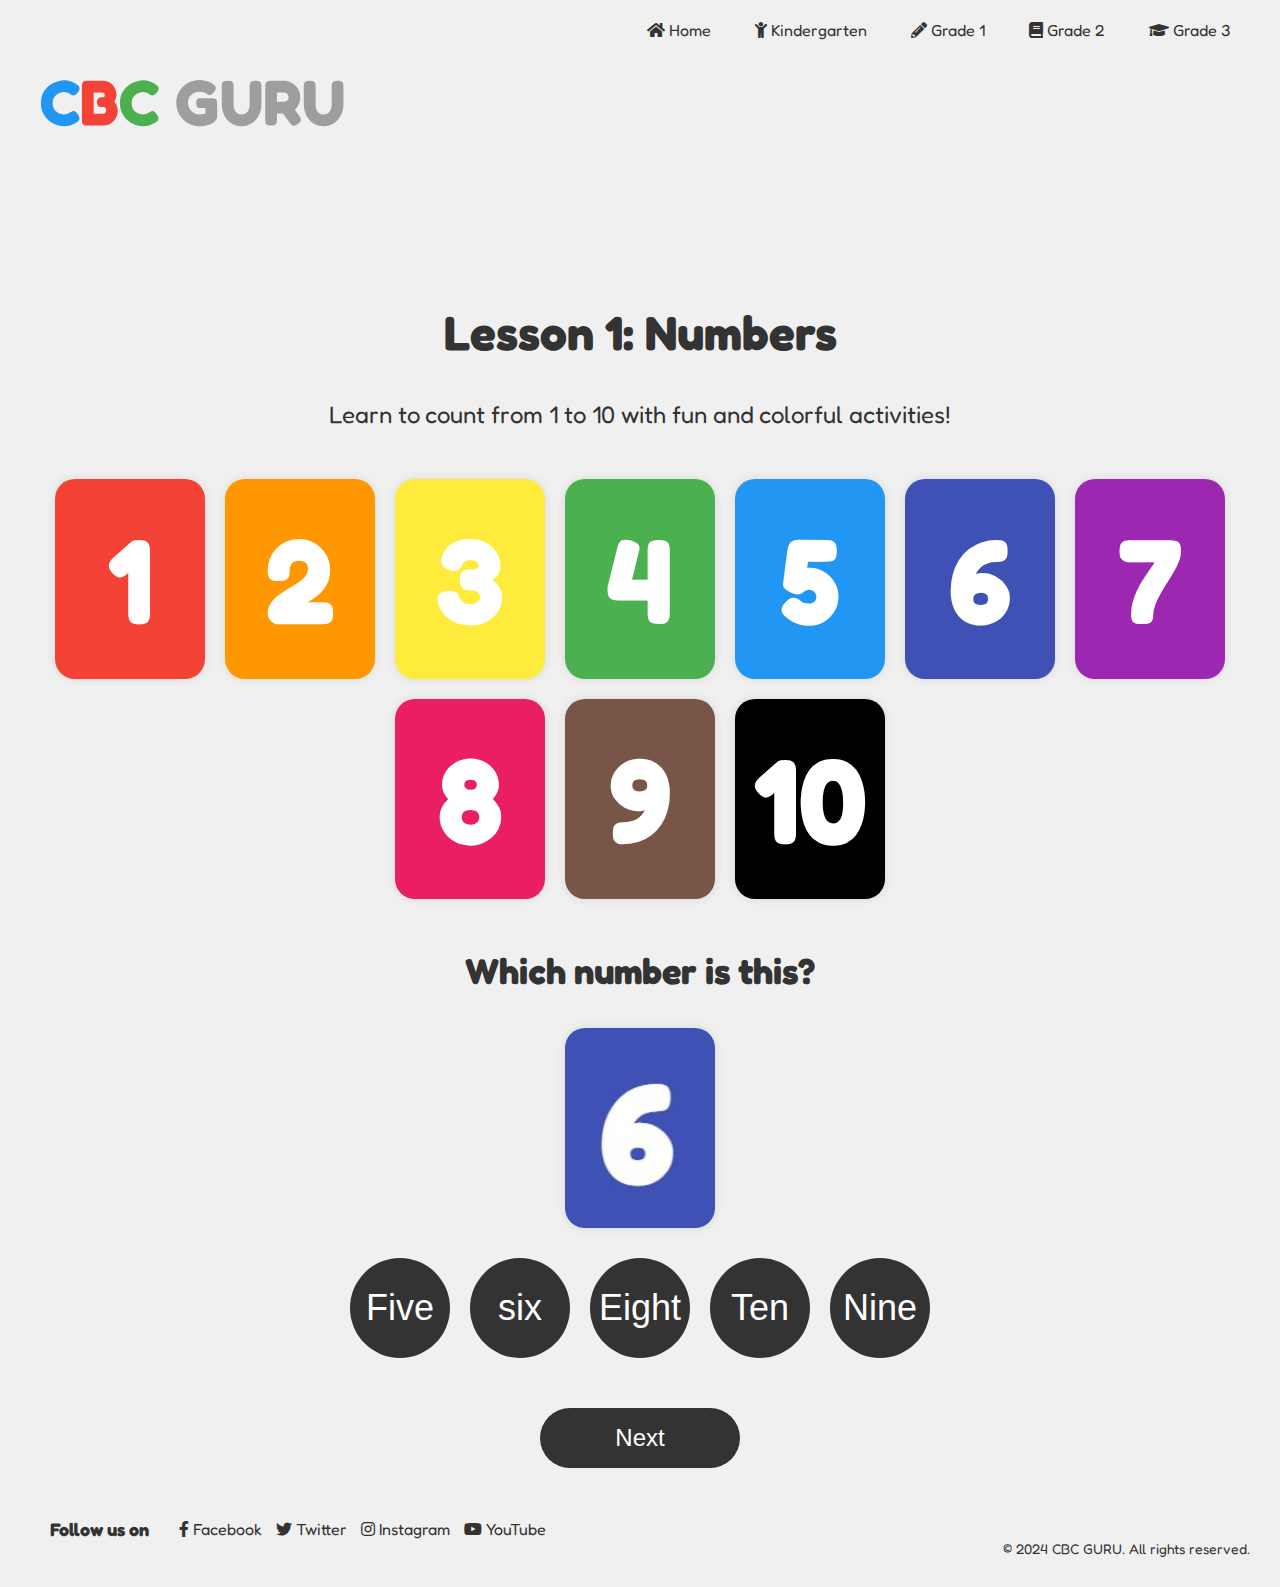
<file: number.html>
<!DOCTYPE html>
<html lang="en">
<head>
  <meta charset="UTF-8">
  <meta name="viewport" content="width=device-width, initial-scale=1.0">
  <title>CBC GURU - Kindergarten - Numbers</title>
  <!-- link to the external css file -->
  <link rel="stylesheet" href="numbers.css">
  <!-- link to the font awesome icons -->
  <link rel="stylesheet" href="https://cdnjs.cloudflare.com/ajax/libs/font-awesome/5.15.4/css/all.min.css">
</head>
<body>
  <header>
    <div class="container">
      <div class="logo">
        <h1><span class="blue">C</span><span class="red">B</span><span class="green">C</span> <span class="gray">GURU</span></h1>
      </div>
      <nav>
        <ul>
          <li><a href="index.html"><i class="fas fa-home"></i> Home</a></li>
          <li><a href="kindergarten.html"><i class="fas fa-child"></i> Kindergarten</a></li>
          <li><a href="grade1.html"><i class="fas fa-pencil-alt"></i> Grade 1</a></li>
          <li><a href="grade2.html"><i class="fas fa-book"></i> Grade 2</a></li>
          <li><a href="grade3.html"><i class="fas fa-graduation-cap"></i> Grade 3</a></li>
        </ul>
      </nav>
    </div>
  </header>

  <main class="numbers">
    <div class="container">
      <h2>Lesson 1: Numbers</h2>
      <p>Learn to count from 1 to 10 with fun and colorful activities!</p>
      <!-- create a div to hold the flash cards -->
      <div class="flash-cards">
        <!-- create a flash card for each number using a div with a class of card -->
        <!-- use the data-number attribute to store the number value -->
        <!-- use the data-color attribute to store the color name -->
        <!-- use the data-sound attribute to store the sound file name -->
        <div class="card" data-number="1" data-color="red" data-sound="one.mp3">
          <!-- use an h3 element to display the number -->
          <h3>1</h3>
        </div>
        <div class="card" data-number="2" data-color="orange" data-sound="two.mp3">
          <h3>2</h3>
        </div>
        <div class="card" data-number="3" data-color="yellow" data-sound="three.mp3">
          <h3>3</h3>
        </div>
        <div class="card" data-number="4" data-color="green" data-sound="four.mp3">
          <h3>4</h3>
        </div>
        <div class="card" data-number="5" data-color="blue" data-sound="five.mp3">
          <h3>5</h3>
        </div>
        <div class="card" data-number="6" data-color="indigo" data-sound="six.mp3">
          <h3>6</h3>
        </div>
        <div class="card" data-number="7" data-color="violet" data-sound="seven.mp3">
          <h3>7</h3>
        </div>
        <div class="card" data-number="8" data-color="pink" data-sound="eight.mp3">
          <h3>8</h3>
        </div>
        <div class="card" data-number="9" data-color="brown" data-sound="nine.mp3">
          <h3>9</h3>
        </div>
        <div class="card" data-number="10" data-color="black" data-sound="ten.mp3">
          <h3>10</h3>
        </div>
      </div>
      <!-- create a div to hold the quiz -->
      <div class="quiz">
        <!-- create a h3 element to display the quiz question -->
        <h3>Which number is this?</h3>
        <!-- create a div to display the quiz card -->
         <div class="quiz-card">

          <img src="6.JPG" alt="A flash card with the number 6 upside down">
        </div> 
          
        <!-- create a div to display the quiz options -->
        <div class="quiz-options">
          <!-- use a button element for each option -->
          <!-- use the data-option attribute to store the option value -->
          <button data-option="5">Five</button>
          <button data-option="6">six</button>
          <button data-option="8">Eight</button>
          <button data-option="10">Ten</button>
          <button data-option="9">Nine</button>
        </div>
        <!-- create a div to display the quiz feedback -->
        <div class="quiz-feedback">
          <!-- use a p element to display the feedback message -->
          <p></p>
        </div>
      </div>
      <!-- create a div to hold the next button -->
      <div class="next">
        <!-- use a button element to display the next button -->
        <button>Next</button>
      </div>
    </div>
  </main>

  <footer>
    <div class="container">
      <div class="social">
        <h4>Follow us on</h4>
        <ul>
          <li><a href="#"><i class="fab fa-facebook-f"></i> Facebook</a></li>
          <li><a href="#"><i class="fab fa-twitter"></i> Twitter</a></li>
          <li><a href="#"><i class="fab fa-instagram"></i> Instagram</a></li>
          <li><a href="#"><i class="fab fa-youtube"></i> YouTube</a></li>
        </ul>
      </div>
      <div class="copy">
        <p>© 2024 CBC GURU. All rights reserved.</p>
      </div>
    </div>
  </footer>

  <!-- link to the external js file -->
  <script src="number.js"></script>
</body>
</html>
</file>
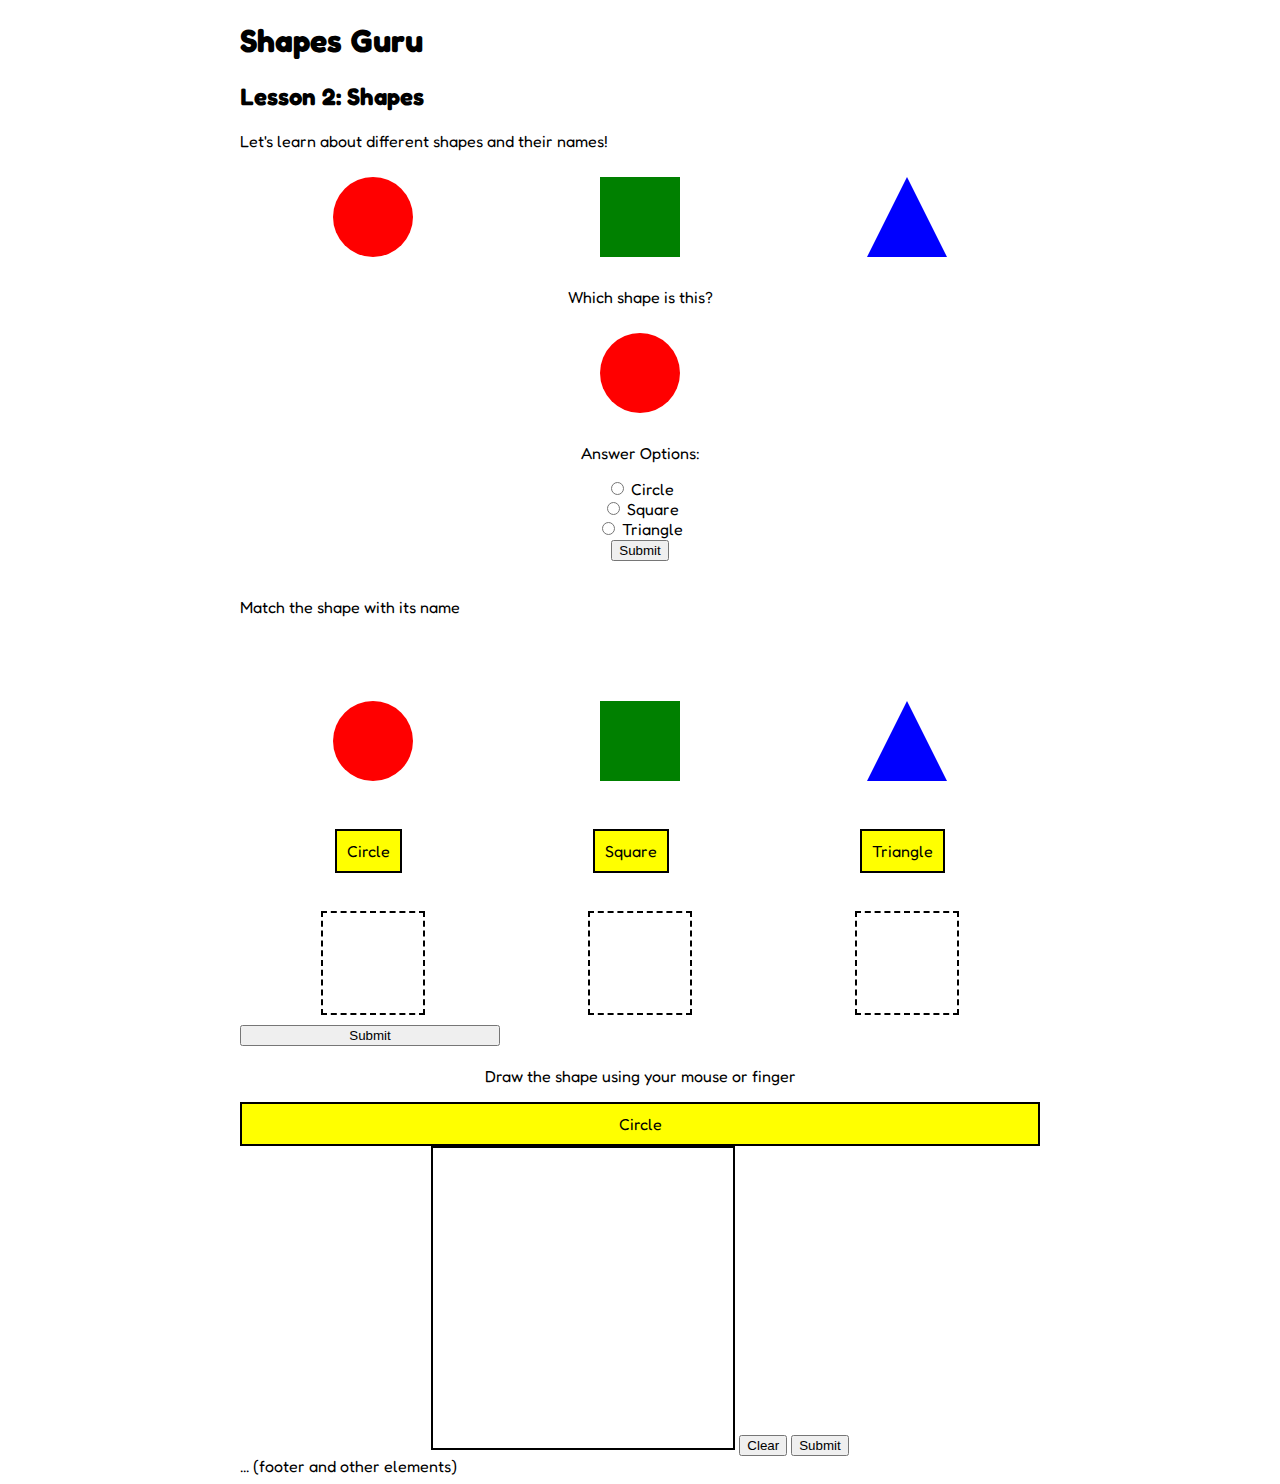
<file: shapes.html>
<!DOCTYPE html>
<html lang="en">
<head>
    <meta charset="UTF-8">
    <meta name="viewport" content="width=device-width, initial-scale=1.0">
    <title>Lesson 2: Shapes</title>
    <link rel="stylesheet" href="shapes.css">
</head>
<body>

<div class="container">
    <header>
        <h1>Shapes Guru</h1>
        <nav>
            <!-- Navigation -->
        </nav>
    </header>

    <main class="shapes-lesson">
        <h2>Lesson 2: Shapes</h2>
        <p>Let's learn about different shapes and their names!</p>

        <!-- Shapes Icons -->
        <div class="shapes-icons">
            <!-- SVG or Font icons can be used here -->
            <!-- Example: -->
            <!-- Circle Icon -->
            <svg height="100" width="100">
                <circle cx="50" cy="50" r="40" fill="red" />
            </svg>
            <!-- Square Icon -->
            <svg height="100" width="100">
                <rect x="10" y="10" width="80" height="80" fill="green" />
            </svg>
            <!-- Triangle Icon -->
            <svg height="100" width="100">
                <polygon points="50,10 10,90 90,90" fill="blue" />
            </svg>
        </div>

        <!-- Quizzes Section-->
        <section class="quizzes">

            <!-- Quiz 1 - Identify the Shape-->
            <div class="quiz quiz-identify-shape">
                <p>Which shape is this?</p>
                <!-- Shape Image or Icon-->
                <svg height="100" width="100">
                    <circle cx="50" cy="50" r="40" fill="red" />
                </svg>
                <p>Answer Options:</p>
                <input type="radio" id="circle" name="shape" value="circle">
                <label for="circle">Circle</label><br>
                <input type="radio" id="square" name="shape" value="square">
                <label for="square">Square</label><br>
                <input type="radio" id="triangle" name="shape" value="triangle">
                <label for="triangle">Triangle</label><br>
                <button onclick="checkAnswer()">Submit</button>
            </div>

             <!-- Quiz 2 - Match the Shape -->
             <div class="quiz quiz-match-shape">
                 <p>Match the shape with its name</p>
                 <!-- Shape Images or Icons -->
                 <div class="shape-images">
                     <svg height="100" width="100">
                         <circle cx="50" cy="50" r="40" fill="red" />
                     </svg>
                     <svg height="100" width="100">
                         <rect x="10" y="10" width="80" height="80" fill="green" />
                     </svg>
                     <svg height="100" width="100">
                         <polygon points="50,10 10,90 90,90" fill="blue" />
                     </svg>
                 </div>
                 <!-- Shape Names -->
                 <div class="shape-names">
                     <div class="shape-name" draggable="true" ondragstart="drag(event)" id="circle-name">Circle</div>
                     <div class="shape-name" draggable="true" ondragstart="drag(event)" id="square-name">Square</div>
                     <div class="shape-name" draggable="true" ondragstart="drag(event)" id="triangle-name">Triangle</div>
                 </div>
                 <!-- Drop Zones -->
                 <div class="drop-zones">
                     <div class="drop-zone" ondrop="drop(event)" ondragover="allowDrop(event)" id="circle-zone"></div>
                     <div class="drop-zone" ondrop="drop(event)" ondragover="allowDrop(event)" id="square-zone"></div>
                     <div class="drop-zone" ondrop="drop(event)" ondragover="allowDrop(event)" id="triangle-zone"></div>
                 </div>
                 <button onclick="checkMatch()">Submit</button>
             </div>

             <!-- Quiz 3 - Draw the Shape -->
             <div class="quiz quiz-draw-shape">
                 <p>Draw the shape using your mouse or finger</p>
                 <!-- Shape Name -->
                 <div class="shape-name">Circle</div>
                 <!-- Canvas -->
                 <canvas id="canvas" width="300" height="300"></canvas>
                 <!-- Buttons -->
                 <button onclick="clearCanvas()">Clear</button>
                 <button onclick="checkDrawing()">Submit</button>
             </div>

         </section>

     </main>

     ... (footer and other elements)

</div>


<script src='shapes.js'></script>
</body>
</html>
</file>
<file: numbers.css>
/* numbers.css */

/* use a custom font for the whole page */
@import url('https://fonts.googleapis.com/css?family=Fredoka+One&display=swap');

/* use a variable to store the primary color */
:root {
  --primary-color: #f0f0f0;
}

/* style the body element */
body {
  font-family: 'Fredoka One', cursive;
  background-color: var(--primary-color);
  margin: 0;
  padding: 0;
}

/* style the container element */
.container {
  max-width: 1200px;
  margin: 0 auto;
  padding: 20px;
}

/* style the logo element */
.logo {
  display: inline-block;
  font-size: 32px;
}

/* style the logo colors */
.logo .blue {
  color: #2196f3;
}

.logo .red {
  color: #f44336;
}

.logo .green {
  color: #4caf50;
}

.logo .gray {
  color: #9e9e9e;
}

/* style the nav element */
nav {
  display: inline-block;
  float: right;
}

/* style the nav list */
nav ul {
  list-style: none;
  margin: 0;
  padding: 0;
}

/* style the nav list items */
nav ul li {
  display: inline-block;
  margin-left: 20px;
}

/* style the nav links */
nav ul li a {
  text-decoration: none;
  color: #333;
  padding: 10px;
  border-radius: 10px;
  transition: 0.3s;
}

/* style the active nav link */
nav ul li a.active {
  background-color: #333;
  color: #fff;
}

/* style the nav links on hover */
nav ul li a:hover {
  background-color: #333;
  color: #fff;
}

/* style the main element */
main {
  margin-top: 40px;
}

/* style the main heading */
main h2 {
  text-align: center;
  font-size: 48px;
  color: #333;
}

/* style the main paragraph */
main p {
  text-align: center;
  font-size: 24px;
  color: #333;
}

/* style the flash cards container */
.flash-cards {
  display: flex;
  flex-wrap: wrap;
  justify-content: center;
  align-items: center;
  margin-top: 40px;
}

/* style the flash cards */
.flash-cards .card {
  width: 150px;
  height: 200px;
  margin: 10px;
  border-radius: 20px;
  box-shadow: 0 0 10px rgba(0, 0, 0, 0.1);
  cursor: pointer;
  transition: 0.3s;
}

/* style the flash card number */
.flash-cards .card h3 {
  font-size: 120px;
  color: #fff;
  text-align: center;
  line-height: 200px;
  margin: 0;
}

/* style the flash cards on hover */
.flash-cards .card:hover {
  transform: scale(1.1);
  box-shadow: 0 0 20px rgba(0, 0, 0, 0.2);
}

/* style the flash cards based on the data-color attribute */
.flash-cards .card[data-color="red"] {
  background-color: #f44336;
}

.flash-cards .card[data-color="orange"] {
  background-color: #ff9800;
}

.flash-cards .card[data-color="yellow"] {
  background-color: #ffeb3b;
}

.flash-cards .card[data-color="green"] {
  background-color: #4caf50;
}

.flash-cards .card[data-color="blue"] {
  background-color: #2196f3;
}

.flash-cards .card[data-color="indigo"] {
  background-color: #3f51b5;
}

.flash-cards .card[data-color="violet"] {
  background-color: #9c27b0;
}

.flash-cards .card[data-color="pink"] {
  background-color: #e91e63;
}

.flash-cards .card[data-color="brown"] {
  background-color: #795548;
}

.flash-cards .card[data-color="black"] {
  background-color: #000;
}

/* style the quiz container */
.quiz {
  margin-top: 40px;
  text-align: center;
}

/* style the quiz question */
.quiz h3 {
  font-size: 36px;
  color: #333;
}

/* style the quiz card */
.quiz .quiz-card {
  width: 150px;
  height: 200px;
  margin: 20px auto;
  border-radius: 20px;
  box-shadow: 0 0 10px rgba(0, 0, 0, 0.1);
}

/* style the quiz image */
.quiz .quiz-card img {
  width: 100%;
  height: 100%;
  object-fit: cover;
  border-radius: 20px;
}

/* style the quiz options container */
.quiz .quiz-options {
  display: flex;
  flex-wrap: wrap;
  justify-content: center;
  align-items: center;
}

/* style the quiz option buttons */
.quiz .quiz-options button {
  width: 100px;
  height: 100px;
  margin: 10px;
  border: none;
  border-radius: 50%;
  font-size: 36px;
  color: #fff;
  background-color: #333;
  cursor: pointer;
  transition: 0.3s;
}

/* style the quiz option buttons on hover */
.quiz .quiz-options button:hover {
  transform: scale(1.1);
  box-shadow: 0 0 20px rgba(0, 0, 0, 0.2);
}

/* style the quiz feedback container */
.quiz .quiz-feedback {
  margin-top: 20px;
}

/* style the quiz feedback message */
.quiz .quiz-feedback p {
  font-size: 24px;
  color: #333;
}

/* style the next button container */
.next {
  margin-top: 40px;
  text-align: center;
}

/* style the next button */
.next button {
  width: 200px;
  height: 60px;
  border: none;
  border-radius: 30px;
  font-size: 24px;
  color: #fff;
  background-color: #333;
  cursor: pointer;
  transition: 0.3s;
}

/* style the next button on hover */
.next button:hover {
  transform: scale(1.1);
  box-shadow: 0 0 20px rgba(0, 0, 0, 0.2);
}
/* style the footer element */
footer {
    /* set the position to fixed */
    position: relative;
    /* set the left and bottom position to zero */
    left: 0;
    bottom: 0;
    /* set the width to 100% */
    width: 100%;
    /* set the background color to a light gray */
    background-color: #f0f0f0;
    /* set the padding to 10px */
    padding: 10px;
  }
  
  /* style the social container */
  .social {
    /* set the display to flex */
    display: flex;
    /* align the items to the center */
    align-items: center;
  }
  
  /* style the social heading */
  .social h4 {
    /* set the font size to 18px */
    font-size: 18px;
    /* set the color to a dark gray */
    color: #333;
    /* set the margin to 0 */
    margin: 0;
    /* set the margin right to 20px */
    margin-right: 20px;
  }
  
  /* style the social list */
  .social ul {
    /* set the list style to none */
    list-style: none;
    /* set the margin to 0 */
    margin: 0;
    /* set the padding to 0 */
    padding: 0;
  }
  
  /* style the social list items */
  .social ul li {
    /* set the display to inline-block */
    display: inline-block;
    /* set the margin left to 10px */
    margin-left: 10px;
  }
  
  /* style the social links */
  .social ul li a {
    /* set the text decoration to none */
    text-decoration: none;
    /* set the color to a dark gray */
    color: #333;
    /* set the transition to 0.3s */
    transition: 0.3s;
  }
  
  /* style the social links on hover */
  .social ul li a:hover {
    /* set the color to a darker gray */
    color: #111;
  }
  
  /* style the copy container */
  .copy {
    /* set the text align to right */
    text-align: right;
  }
  
  /* style the copy paragraph */
  .copy p {
    /* set the font size to 14px */
    font-size: 14px;
    /* set the color to a dark gray */
    color: #333;
    /* set the margin to 0 */
    margin: 0;
  }
  
  /* use a media query to make the footer responsive for smaller screens */
  @media only screen and (max-width: 600px) {
    /* change the flex direction of the social container to column */
    .social {
      flex-direction: column;
    }
  
    /* center the social heading and list */
    .social h4,
    .social ul {
      text-align: center;
    }
  
    /* add some margin to the social heading and list */
    .social h4,
    .social ul {
      margin: 10px;
    }
  
    /* change the display of the copy container to flex */
    .copy {
      display: flex;
    }
  
    /* justify the content of the copy container to center */
    .copy {
      justify-content: center;
    }
  
    /* add some margin to the copy paragraph */
    .copy p {
      margin: 10px;
    }
  }
</file>
<file: shapes.css>
/* Add Google Font */
@import url('https://fonts.googleapis.com/css2?family=Fredoka+One&display=swap');

/* Apply font to body */
body {
   font-family: 'Fredoka One', cursive;
}

.container {
   max-width: 800px;
   margin: auto;
}

.shapes-icons {
   display: flex;
   justify-content: space-around;
}

.quiz {
   margin-top: 20px;
}

.quiz-identify-shape {
   text-align: center;
}

.quiz-match-shape {
   display: grid;
   grid-template-columns: repeat(3, 1fr);
   grid-template-rows: repeat(3, 100px);
   grid-gap: 10px;
}

.shape-images {
   grid-column: 1 / 4;
   display: flex;
   justify-content: space-around;
   align-items: center;
}

.shape-names {
   grid-column: 1 / 4;
   display: flex;
   justify-content: space-around;
   align-items: center;
}

.shape-name {
   padding: 10px;
   border: 2px solid black;
   background-color: yellow;
   cursor: move;
}

.drop-zones {
   grid-column: 1 / 4;
   display: flex;
   justify-content: space-around;
   align-items: center;
}

.drop-zone {
   width: 100px;
   height: 100px;
   border: 2px dashed black;
}

.quiz-draw-shape {
   text-align: center;
}

canvas {
   border: 2px solid black;
}

/* Style for specific elements like buttons, icons etc. */
</file>
